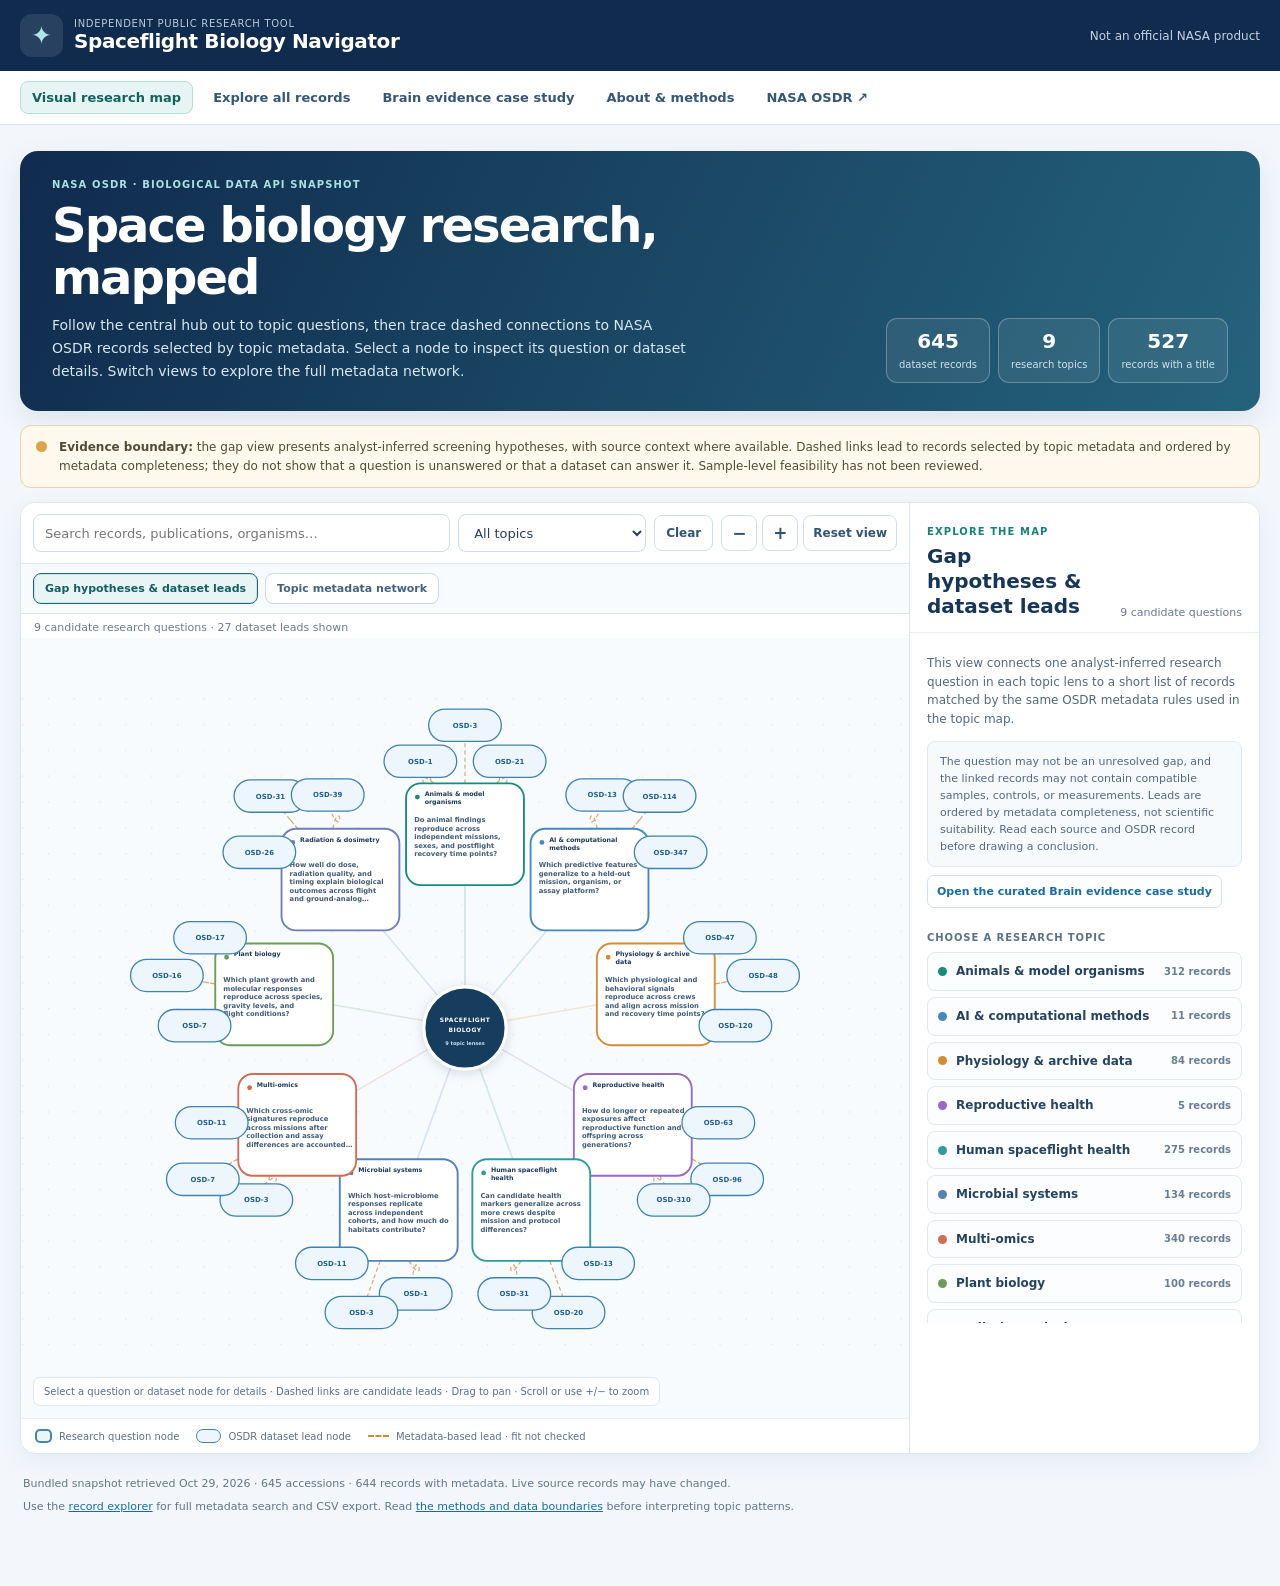
<file: web/index.html>
<!DOCTYPE html>
<html lang="en">
<head>
  <meta charset="utf-8">
  <meta name="viewport" content="width=device-width,initial-scale=1">
  <meta name="description" content="Explore candidate space-biology research questions and OSDR dataset leads, alongside an interactive topic metadata map.">
  <meta name="theme-color" content="#102b4d">
  <link rel="icon" type="image/svg+xml" href="favicon.svg">
  <link rel="stylesheet" href="map.css">
  <title>Spaceflight Biology Navigator | Interactive Research Map</title>
</head>
<body>
  <header class="siteHeader">
    <a class="brand" href="index.html" aria-label="Spaceflight Biology Navigator home"><span class="brandMark" aria-hidden="true">✦</span><span><small>Independent public research tool</small><strong>Spaceflight Biology Navigator</strong></span></a>
    <span class="officialNote">Not an official NASA product</span>
  </header>
  <nav class="projectNav" aria-label="Project navigation">
    <a class="active" href="index.html" aria-current="page">Visual research map</a>
    <a href="explorer.html">Explore all records</a>
    <a href="brain-pilot.html">Brain evidence case study</a>
    <a href="about.html">About &amp; methods</a>
    <a href="https://science.nasa.gov/biological-physical/data/osdr/" target="_blank" rel="noopener noreferrer">NASA OSDR ↗</a>
  </nav>
  <main class="pageWrap">
    <section class="hero">
      <div class="heroCopy">
        <div class="eyebrow">NASA OSDR · Biological Data API snapshot</div>
        <h1>Space biology research, mapped</h1>
        <p>Follow the central hub out to topic questions, then trace dashed connections to NASA OSDR records selected by topic metadata. Select a node to inspect its question or dataset details. Switch views to explore the full metadata network.</p>
      </div>
      <div class="heroMetrics" id="heroMetrics" aria-label="Snapshot summary"></div>
    </section>
    <section class="readingKey" aria-label="How to read this map">
      <span class="keyDot" aria-hidden="true"></span>
      <p><strong>Evidence boundary:</strong> the gap view presents analyst-inferred screening hypotheses, with source context where available. Dashed links lead to records selected by topic metadata and ordered by metadata completeness; they do not show that a question is unanswered or that a dataset can answer it. Sample-level feasibility has not been reviewed.</p>
    </section>
    <section class="workspace" aria-label="Interactive research map and details">
      <div class="mapColumn">
        <div class="toolbar">
          <label class="searchBox"><span class="visuallyHidden">Search the map</span><input id="mapSearch" type="search" placeholder="Search records, publications, organisms…" autocomplete="off"></label>
          <label class="topicSelectLabel"><span class="visuallyHidden">Focus a research topic</span><select id="topicSelect" aria-label="Focus a research topic"><option value="">All topics</option></select></label>
          <button type="button" class="controlButton" id="clearButton">Clear</button>
          <div class="zoomControls" aria-label="Map controls"><button type="button" id="zoomOut" aria-label="Zoom out">−</button><button type="button" id="zoomIn" aria-label="Zoom in">+</button><button type="button" id="zoomReset">Reset view</button></div>
        </div>
        <div class="mapModes" role="group" aria-label="Choose map view">
          <button type="button" class="mapModeButton active" id="gapModeButton" aria-pressed="true">Gap hypotheses &amp; dataset leads</button>
          <button type="button" class="mapModeButton" id="topicModeButton" aria-pressed="false">Topic metadata network</button>
        </div>
        <p class="mapStatus" id="mapStatus" aria-live="polite"></p>
        <div class="mapFrame" id="mapFrame">
          <svg id="atlasMap" viewBox="0 0 1100 820" role="group" aria-label="Gap hypotheses and candidate NASA OSDR dataset leads across nine research topics">
            <defs><pattern id="dotGrid" width="32" height="32" patternUnits="userSpaceOnUse"><circle cx="2" cy="2" r="1" fill="#dbe6f1"></circle></pattern></defs>
            <rect class="mapBackdrop" x="0" y="0" width="1100" height="820" fill="url(#dotGrid)"></rect>
            <g id="networkTransform"><g id="topicConnections"></g><g id="topicEdges"></g><g id="recordNodes"></g><g id="topicNodes"></g></g>
            <g id="gapTransform"><g id="gapConnections"></g><g id="gapNodes"></g></g>
          </svg>
          <div class="mapHint" id="mapHint">Select a question or dataset node for details · Dashed links are candidate leads · Drag to pan · Scroll or use +/− to zoom</div>
        </div>
        <div class="legend" id="mapLegend" aria-label="Map legend"><span><i class="legendGap"></i>Research question node</span><span><i class="legendRecord"></i>OSDR dataset lead node</span><span><i class="legendProposal"></i>Metadata-based lead · fit not checked</span></div>
      </div>
      <aside class="detailsPanel" aria-label="Map details">
        <div class="panelHeader"><div><span class="panelEyebrow">Explore the map</span><h2 id="detailTitle">All topics</h2></div><span class="panelCount" id="detailCount"></span></div>
        <div class="panelBody" id="detailBody" aria-live="polite"></div>
      </aside>
    </section>
    <footer class="pageFooter"><p id="snapshotNote"></p><p>Use the <a href="explorer.html">record explorer</a> for full metadata search and CSV export. Read <a href="about.html">the methods and data boundaries</a> before interpreting topic patterns.</p></footer>
  </main>
  <script src="data/catalog.js"></script>
  <script src="data/gap-hypotheses.js"></script>
  <script src="map.js"></script>
</body>
</html>
</file>
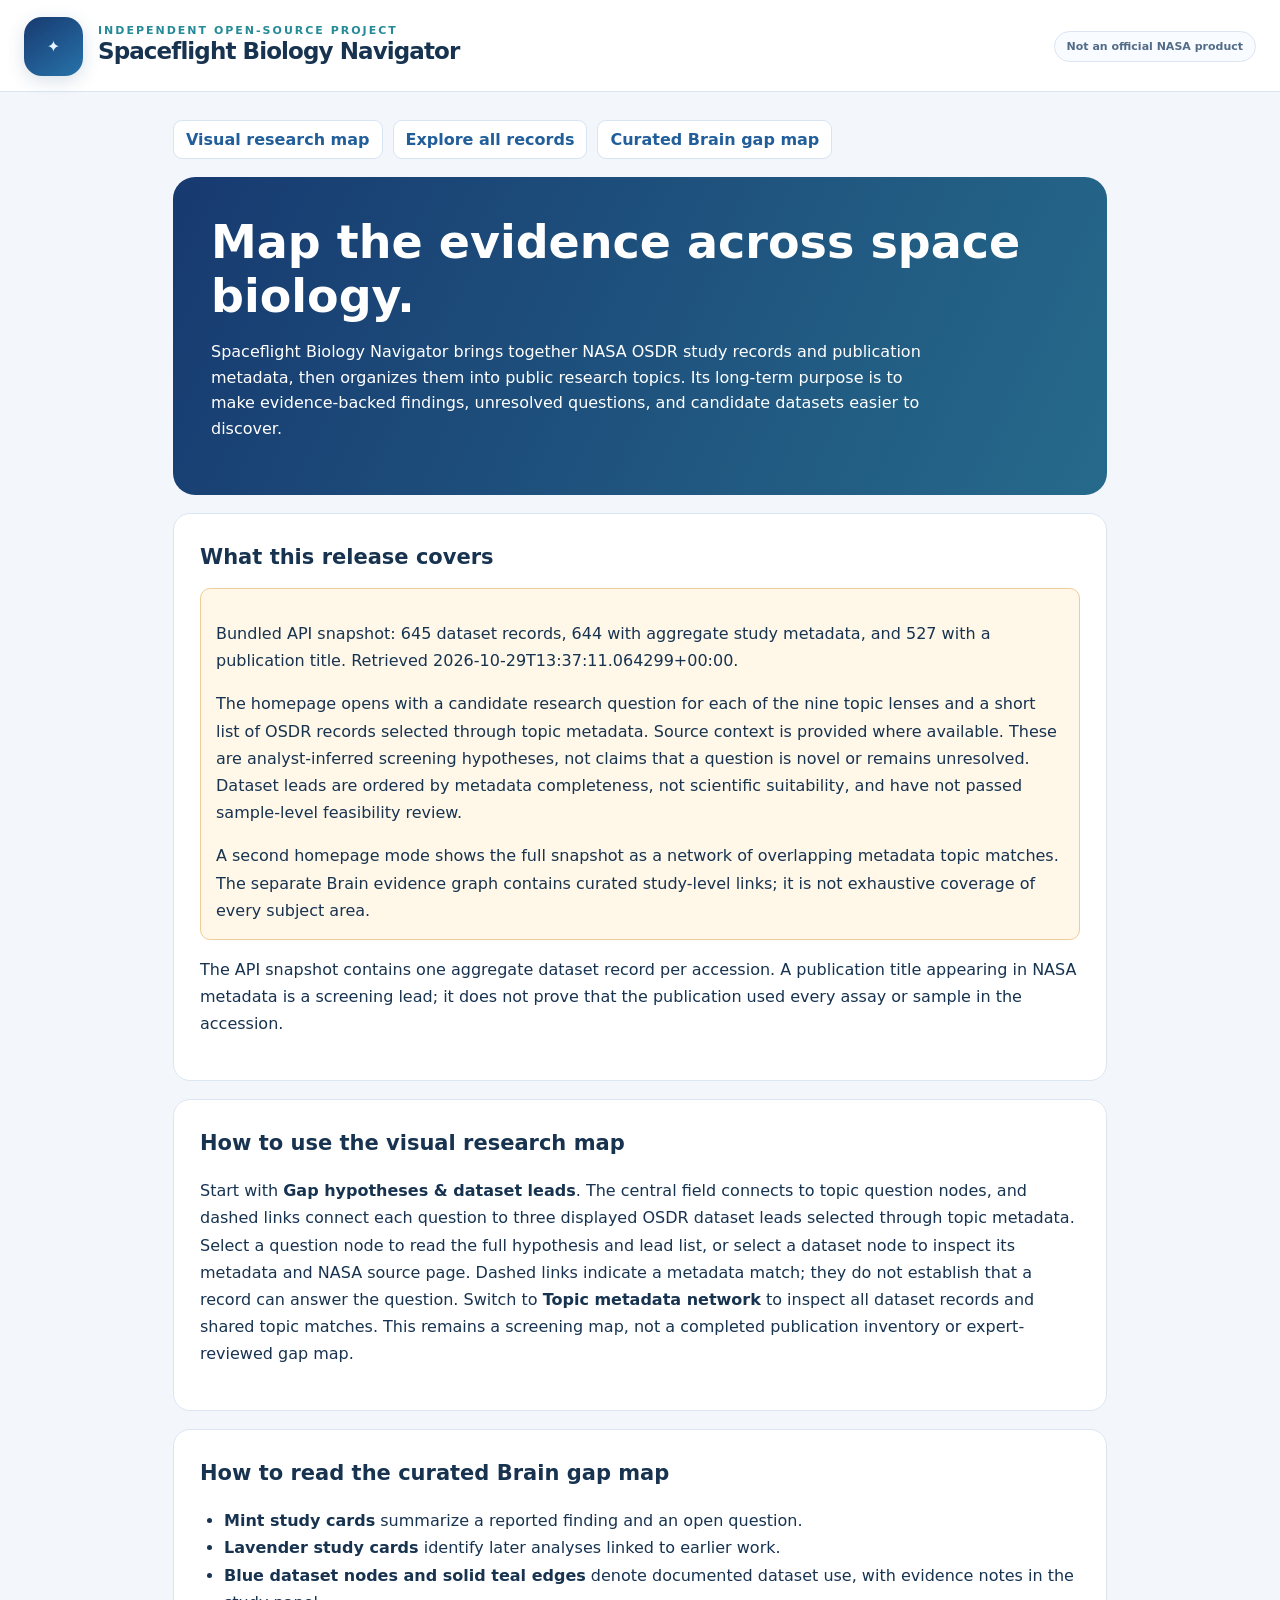
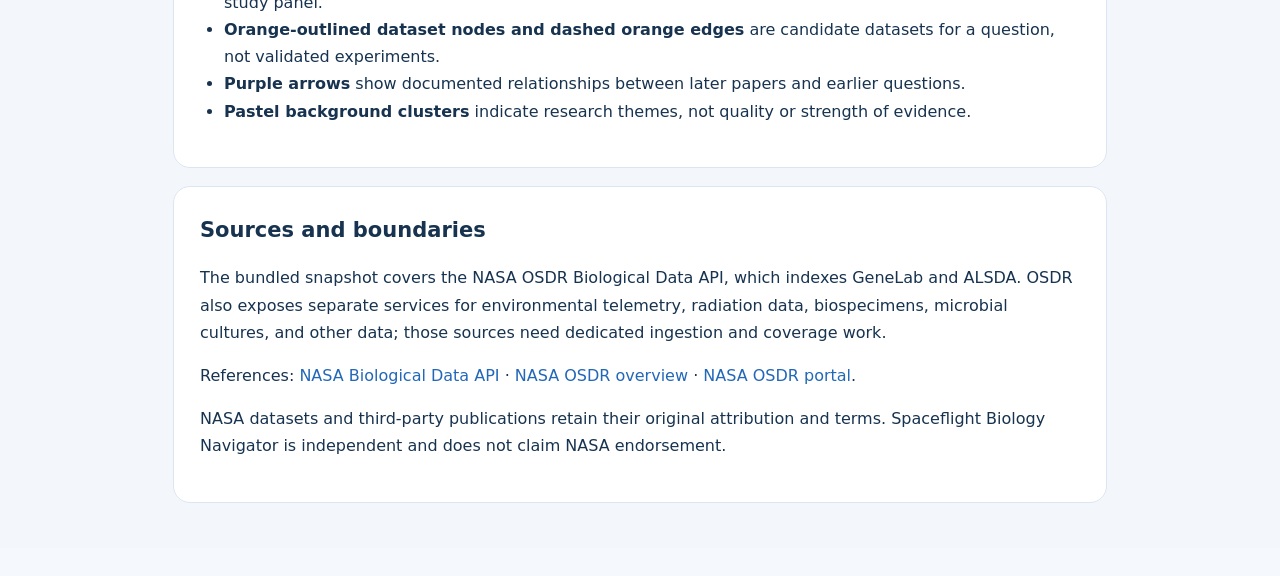
<file: web/about.html>
<!DOCTYPE html>
<html lang="en">
<head>
  <meta charset="utf-8">
  <meta name="viewport" content="width=device-width,initial-scale=1">
  <meta name="description" content="Public project scope, data coverage, evidence policy, and methods for Spaceflight Biology Navigator.">
  <link rel="icon" type="image/svg+xml" href="favicon.svg">
  <title>About Spaceflight Biology Navigator</title>
  <link rel="stylesheet" href="styles.css">
  <style>
    body{background:#f3f7fc}.aboutWrap{max-width:970px;margin:28px auto;padding:0 18px 45px}.aboutHero{padding:38px;background:linear-gradient(115deg,#173a70,#266a8b);color:white;border-radius:22px}.aboutHero h2{font-size:clamp(28px,5vw,46px);margin:0 0 9px}.aboutHero p{line-height:1.6;max-width:70ch}.aboutNav{display:flex;gap:10px;flex-wrap:wrap;margin:18px 0}.aboutNav a{background:#fff;border:1px solid #d8e4f1;border-radius:9px;padding:9px 12px;text-decoration:none;font-weight:650;color:#225e9a}.contentCard{background:white;border:1px solid #dce6f2;border-radius:17px;padding:26px;margin-top:18px;line-height:1.7}.contentCard h2{margin:0 0 12px;font-size:21px}.contentCard ul{padding-left:24px}.status{padding:15px;border:1px solid #edce9a;background:#fff7e8;border-radius:10px;overflow-wrap:anywhere}.status p:last-child{margin-bottom:0}
  </style>
</head>
<body>
  <header class="masthead"><div class="brand"><div class="mark" aria-hidden="true">✦</div><div><div class="eyebrow">Independent open-source project</div><h1 style="font-size:23px">Spaceflight Biology Navigator</h1></div></div><div class="identity">Not an official NASA product</div></header>
  <main class="aboutWrap">
    <nav class="aboutNav" aria-label="Project navigation"><a href="index.html">Visual research map</a><a href="explorer.html">Explore all records</a><a href="brain-pilot.html">Curated Brain gap map</a></nav>
    <section class="aboutHero"><h2>Map the evidence across space biology.</h2><p>Spaceflight Biology Navigator brings together NASA OSDR study records and publication metadata, then organizes them into public research topics. Its long-term purpose is to make evidence-backed findings, unresolved questions, and candidate datasets easier to discover.</p></section>
    <section class="contentCard"><h2>What this release covers</h2><div class="status"><p id="apiCoverage">Loading the bundled Biological Data API snapshot details…</p><p>The homepage opens with a candidate research question for each of the nine topic lenses and a short list of OSDR records selected through topic metadata. Source context is provided where available. These are analyst-inferred screening hypotheses, not claims that a question is novel or remains unresolved. Dataset leads are ordered by metadata completeness, not scientific suitability, and have not passed sample-level feasibility review.</p><p>A second homepage mode shows the full snapshot as a network of overlapping metadata topic matches. The separate Brain evidence graph contains curated study-level links; it is not exhaustive coverage of every subject area.</p></div><p>The API snapshot contains one aggregate dataset record per accession. A publication title appearing in NASA metadata is a screening lead; it does not prove that the publication used every assay or sample in the accession.</p></section>
    <section class="contentCard"><h2>How to use the visual research map</h2><p>Start with <strong>Gap hypotheses &amp; dataset leads</strong>. The central field connects to topic question nodes, and dashed links connect each question to three displayed OSDR dataset leads selected through topic metadata. Select a question node to read the full hypothesis and lead list, or select a dataset node to inspect its metadata and NASA source page. Dashed links indicate a metadata match; they do not establish that a record can answer the question. Switch to <strong>Topic metadata network</strong> to inspect all dataset records and shared topic matches. This remains a screening map, not a completed publication inventory or expert-reviewed gap map.</p></section>
    <section class="contentCard"><h2>How to read the curated Brain gap map</h2><ul><li><strong>Mint study cards</strong> summarize a reported finding and an open question.</li><li><strong>Lavender study cards</strong> identify later analyses linked to earlier work.</li><li><strong>Blue dataset nodes and solid teal edges</strong> denote documented dataset use, with evidence notes in the study panel.</li><li><strong>Orange-outlined dataset nodes and dashed orange edges</strong> are candidate datasets for a question, not validated experiments.</li><li><strong>Purple arrows</strong> show documented relationships between later papers and earlier questions.</li><li><strong>Pastel background clusters</strong> indicate research themes, not quality or strength of evidence.</li></ul></section>
    <section class="contentCard"><h2>Sources and boundaries</h2><p>The bundled snapshot covers the NASA OSDR Biological Data API, which indexes GeneLab and ALSDA. OSDR also exposes separate services for environmental telemetry, radiation data, biospecimens, microbial cultures, and other data; those sources need dedicated ingestion and coverage work.</p><p>References: <a href="https://visualization.osdr.nasa.gov/biodata/api/" target="_blank" rel="noopener noreferrer">NASA Biological Data API</a> · <a href="https://science.nasa.gov/biological-physical/data/osdr/" target="_blank" rel="noopener noreferrer">NASA OSDR overview</a> · <a href="https://visualization.osdr.nasa.gov/" target="_blank" rel="noopener noreferrer">NASA OSDR portal</a>.</p><p>NASA datasets and third-party publications retain their original attribution and terms. Spaceflight Biology Navigator is independent and does not claim NASA endorsement.</p></section>
  </main>
  <script src="data/catalog.js"></script>
  <script>
    const snapshot = window.SPACEBIO_CATALOG || {};
    const apiCount = Number(snapshot.total_ids_found || 0).toLocaleString();
    const metadataCount = Number(snapshot.metadata_record_count || 0).toLocaleString();
    const publicationCount = Number(snapshot.publication_title_count || 0).toLocaleString();
    document.querySelector('#apiCoverage').textContent = `Bundled API snapshot: ${apiCount} dataset records, ${metadataCount} with aggregate study metadata, and ${publicationCount} with a publication title. Retrieved ${snapshot.retrieved_utc || 'date unavailable'}.`;
  </script>
</body>
</html>
</file>
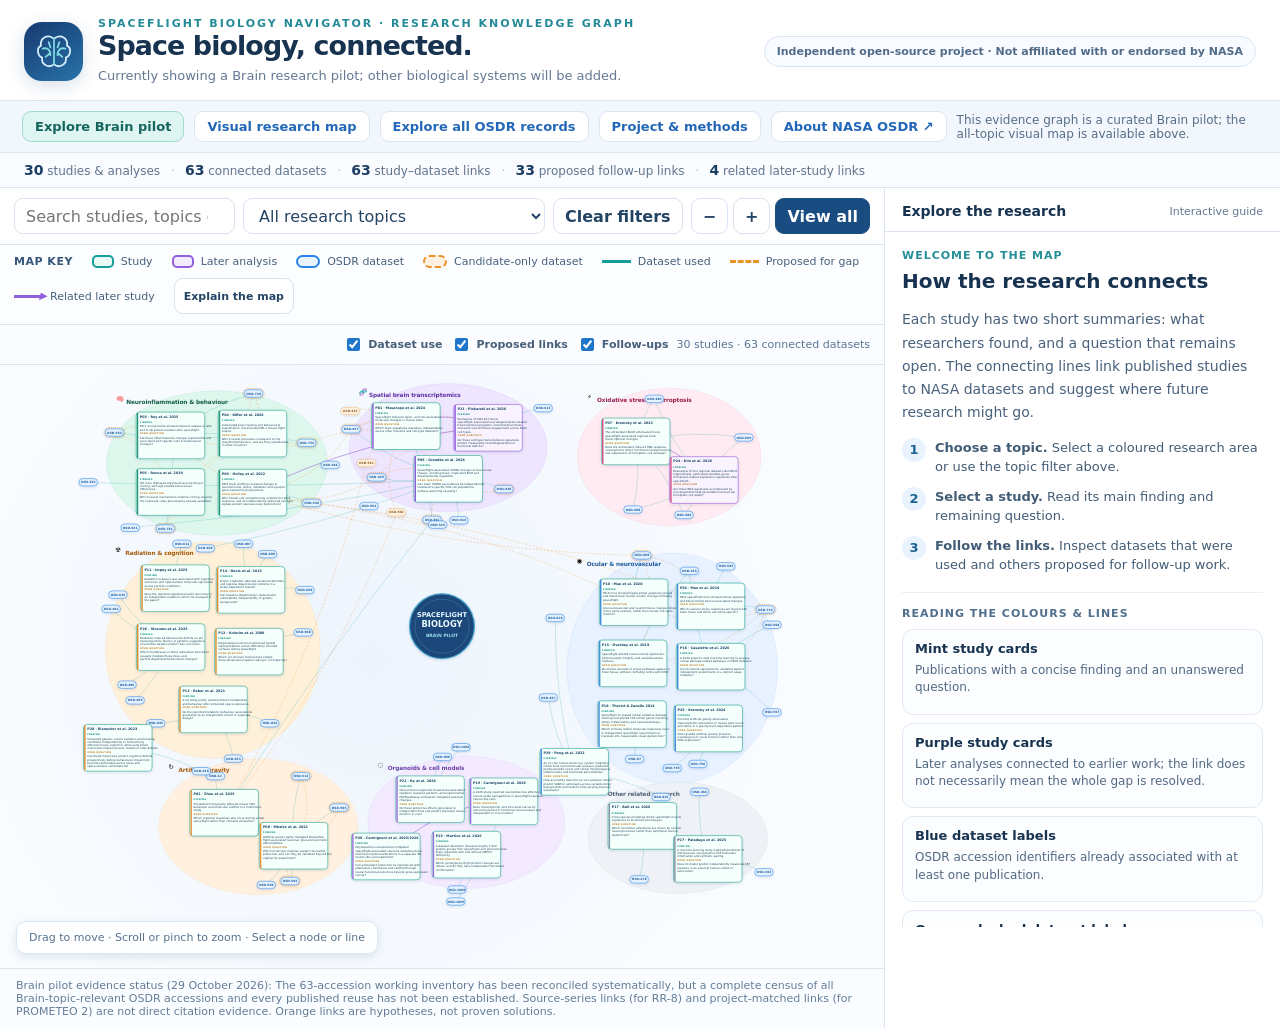
<file: web/brain-pilot.html>
<!DOCTYPE html>
<html lang="en"><head><meta charset="utf-8"><meta name="viewport" content="width=device-width,initial-scale=1">
<meta name="description" content="An independent, open-source research atlas connecting space biology findings, questions and NASA OSDR datasets.">
<link rel="icon" type="image/svg+xml" href="favicon.svg"><title>Spaceflight Biology Navigator | Space Biology Research Discovery</title>
<link rel="stylesheet" href="styles.css"></head><body>
<header class="masthead"><div class="brand"><div class="mark" aria-hidden="true"><svg viewBox="0 0 64 64" fill="none"><path d="M30 10c-9-6-22 0-20 13-8 4-6 17 2 20-2 12 12 19 20 11M34 10c9-6 22 0 20 13 8 4 6 17-2 20 2 12-12 19-20 11" stroke="#d6edff" stroke-width="3" stroke-linecap="round"/><path d="M32 10v44M13 28c10-3 13 5 13 11M51 28c-10-3-13 5-13 11M18 42l8-7M46 42l-8-7M23 17l3 9M41 17l-3 9" stroke="#7ed9e3" stroke-width="3" stroke-linecap="round"/></svg></div><div><div class="eyebrow">Spaceflight Biology Navigator · Research knowledge graph</div><h1>Space biology, connected.</h1><p id="scopeSummary">This page shows the curated Brain evidence-graph pilot. Explore the all-topic discovery map and full OSDR Biological Data API snapshot from the main navigation.</p></div></div><div class="identity">Independent open-source project · Not affiliated with or endorsed by NASA</div></header>
<nav class="projectNav" aria-label="Project navigation"><span id="scopeNavLabel" class="activeNav">Explore Brain pilot</span><a href="index.html">Visual research map</a><a href="explorer.html">Explore all OSDR records</a><a href="about.html">Project &amp; methods</a><a href="https://science.nasa.gov/biological-physical/data/osdr/" target="_blank" rel="noopener noreferrer">About NASA OSDR ↗</a><span class="navNote">This evidence graph is a curated Brain pilot; the all-topic visual map is available above.</span></nav>
<div class="statistics" id="stats"></div>
<div class="explorer"><div class="main">
<div class="topbar"><input class="control search" id="search" type="search" aria-label="Search studies and datasets" placeholder="Search studies, topics or OSD numbers…"><select class="control" id="theme" aria-label="Filter by research topic"><option value="all">All research topics</option></select><button class="toolbtn" id="clear">Clear filters</button><div class="fitControls"><button class="toolbtn" id="minus" title="Zoom out" aria-label="Zoom out">−</button><button class="toolbtn" id="plus" title="Zoom in" aria-label="Zoom in">+</button><button class="toolbtn primary" id="fit">View all</button></div></div>
<div class="legend" aria-label="Map legend"><strong>MAP KEY</strong><span class="legend-item"><i class="legend-symbol sym-card"></i>Study</span><span class="legend-item"><i class="legend-symbol sym-card sym-follow"></i>Later analysis</span><span class="legend-item"><i class="legend-symbol sym-pill"></i>OSDR dataset</span><span class="legend-item"><i class="legend-symbol sym-pill sym-candidate"></i>Candidate-only dataset</span><span class="legend-item"><i class="legend-symbol sym-line"></i>Dataset used</span><span class="legend-item"><i class="legend-symbol sym-line orange"></i>Proposed for gap</span><span class="legend-item"><i class="legend-symbol sym-line purple"></i>Related later study</span><button class="toolbtn" id="keyHelp" style="padding:5px 9px;font-size:11px">Explain the map</button></div>
<div class="topbar" style="background:#fafcff"><div class="toggles"><label><input id="usedToggle" type="checkbox" checked> Dataset use</label><label><input id="candToggle" type="checkbox" checked> Proposed links</label><label><input id="followToggle" type="checkbox" checked> Follow-ups</label></div><span class="filterStatus" id="status" aria-live="polite">Full network</span></div>
<div class="viewport" id="viewport"><svg id="map" role="img" aria-label="Interactive network map of Spaceflight Biology Navigator studies and datasets"><defs><pattern id="grid" width="40" height="40" patternUnits="userSpaceOnUse"><path d="M40 0H0V40" fill="none" stroke="#dae7f5" stroke-width="1"/></pattern><filter id="shadow" x="-30%" y="-30%" width="160%" height="180%"><feDropShadow dx="0" dy="5" stdDeviation="7" flood-color="#183a60" flood-opacity=".12"/></filter><marker id="purpleArrow" markerWidth="7" markerHeight="7" refX="6.5" refY="3.5" orient="auto"><path d="M0 0L7 3.5L0 7Z" fill="#8e58d6"/></marker></defs><g id="world"></g></svg><div class="overlay-help">Drag to move · Scroll or pinch to zoom · Select a node or line</div></div><div class="bottomNote" id="scopeNote"><strong>Brain pilot evidence status (29 October 2026):</strong> the 63-accession working inventory has been reconciled systematically, but a complete census of all Brain research topic-relevant OSDR accessions and every published reuse has not been established. Source-series links (for RR-8) and project-matched links (for PROMETEO 2) are not direct citation evidence. Orange links are hypotheses, not proven solutions.</div>
</div><aside class="panel" aria-label="Explore details"><div class="panelHead"><b id="panelTitle">How to explore</b><span id="panelTag">Guide</span></div><div id="detail" class="panelContent"></div></aside></div>
<script src="data/seed.js"></script>
<script src="app.js"></script></body></html>
</file>
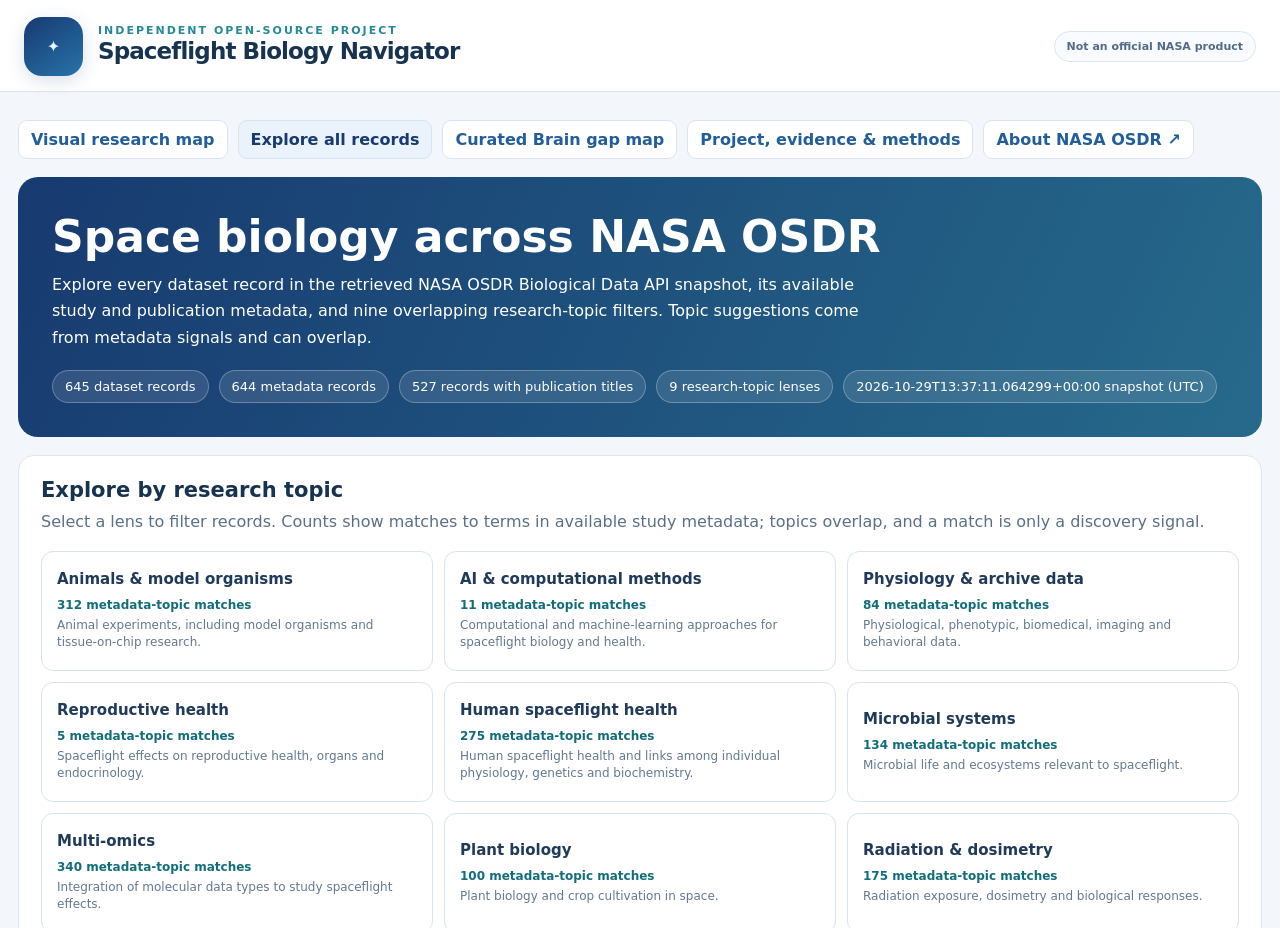
<file: web/catalog.html>
<!doctype html><html lang="en"><head><meta charset="utf-8"><meta http-equiv="refresh" content="0; url=explorer.html"><link rel="canonical" href="explorer.html"><title>All-record explorer | Spaceflight Biology Navigator</title></head><body><p><a href="explorer.html">Open the all-record explorer</a>.</p></body></html>
</file>
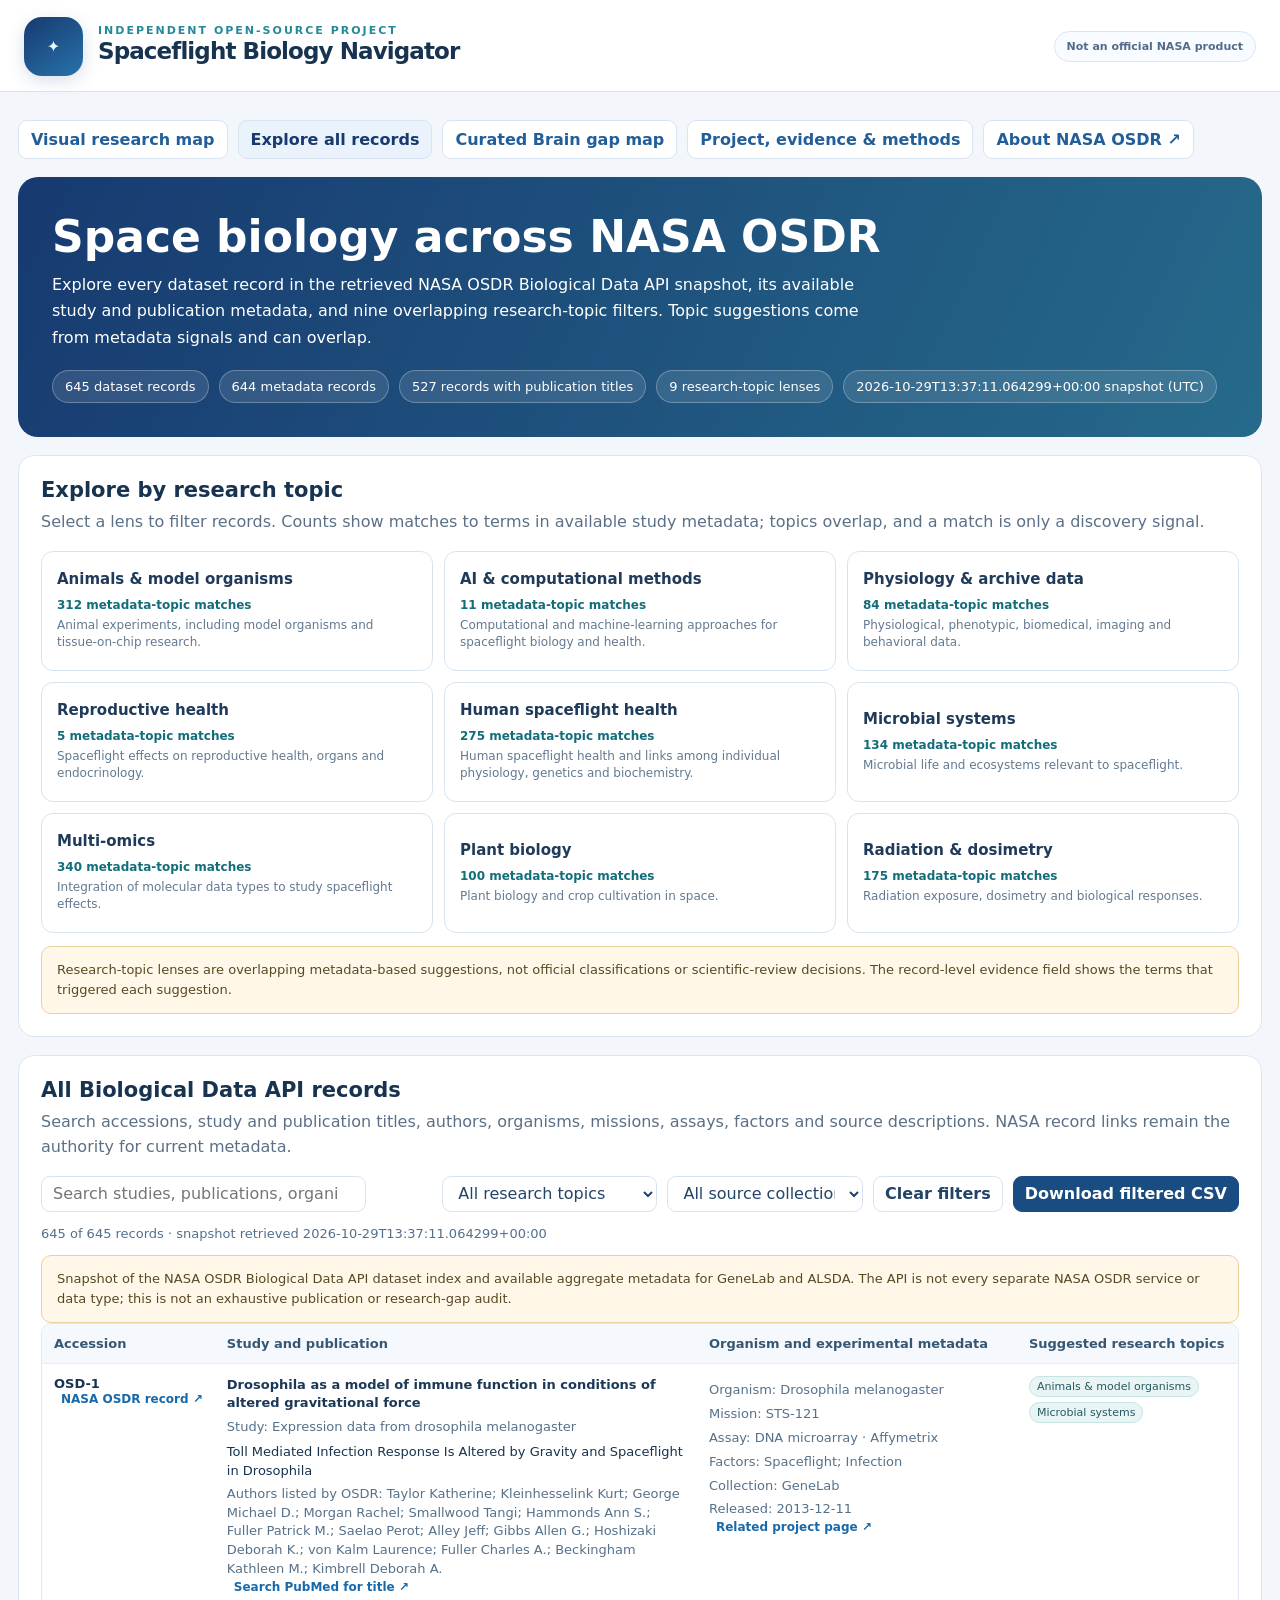
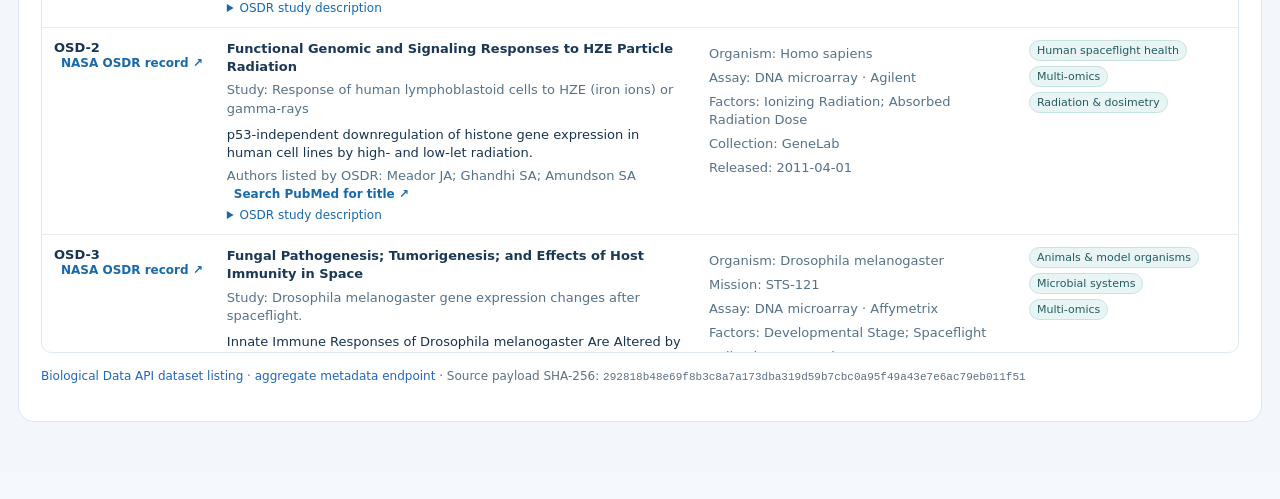
<file: web/explorer.html>
<!DOCTYPE html>
<html lang="en">
<head>
  <meta charset="utf-8">
  <meta name="viewport" content="width=device-width,initial-scale=1">
  <meta name="description" content="Explore public NASA OSDR biological research records across nine overlapping subject-topic filters.">
  <meta name="theme-color" content="#173a70">
  <link rel="icon" type="image/svg+xml" href="favicon.svg">
  <link rel="stylesheet" href="styles.css">
  <title>All-record Explorer | Spaceflight Biology Navigator</title>
  <style>
    body{background:#f3f7fc}.atlasWrap{max-width:1320px;margin:28px auto;padding:0 18px 50px}.atlasHero{padding:34px;background:linear-gradient(115deg,#173a70,#266a8b);color:#fff;border-radius:20px}.atlasHero h2{font-size:clamp(27px,5vw,44px);margin:0 0 10px}.atlasHero p{line-height:1.65;max-width:82ch;margin:0}.atlasHero .heroStats{display:flex;gap:10px;flex-wrap:wrap;margin-top:19px}.heroStat{padding:8px 12px;border-radius:999px;background:#ffffff1c;border:1px solid #ffffff46;font-size:13px}.atlasNav{display:flex;gap:10px;align-items:center;flex-wrap:wrap;margin:18px 0}.atlasNav a,.atlasNav span{background:#fff;border:1px solid #d8e4f1;border-radius:9px;padding:9px 12px;text-decoration:none;font-weight:650;color:#225e9a}.atlasNav .active{background:#eaf2fc;color:#173a70}.sectionCard{background:#fff;border:1px solid #dce6f2;border-radius:16px;padding:22px;margin-top:18px}.sectionCard h2{margin:0 0 8px;font-size:21px}.sectionIntro{color:#5b7086;line-height:1.55;margin:0 0 16px}.topicGrid{display:grid;grid-template-columns:repeat(3,minmax(0,1fr));gap:11px}.topicCard{display:block;text-align:left;background:#fff;border:1px solid #d7e4f0;border-radius:12px;padding:15px;cursor:pointer;color:#203b59;min-height:120px}.topicCard:hover,.topicCard:focus-visible{border-color:#3c8dc2;box-shadow:0 3px 14px #1e548822;outline:none}.topicName{font-weight:750;font-size:15px;line-height:1.3}.topicCount{font-size:12px;color:#126d7b;font-weight:700;margin-top:8px}.topicDescription{font-size:12px;color:#627990;line-height:1.45;margin-top:5px}.notice{margin-top:13px;padding:13px 15px;border:1px solid #e9d19d;background:#fff8e9;border-radius:10px;line-height:1.55;color:#584823;font-size:13px}.controls{display:grid;grid-template-columns:minmax(240px,1fr) minmax(190px,.55fr) minmax(180px,.5fr) auto auto;gap:10px;align-items:center}.controls input,.controls select{min-width:0}.catalogStatus{color:#54708c;font-size:13px;margin:14px 0}.tableWrap{overflow:auto;max-height:70vh;border:1px solid #e0e8f1;border-radius:10px}.catalogTable{width:100%;border-collapse:collapse;font-size:13px}.catalogTable th,.catalogTable td{text-align:left;padding:12px;border-bottom:1px solid #e7edf4;vertical-align:top}.catalogTable thead th{position:sticky;top:0;background:#f5f9fe;color:#355774;z-index:1;white-space:nowrap}.catalogTable tbody th{min-width:110px;white-space:nowrap}.catalogTable a{color:#1769aa;font-weight:650}.recordTitle{font-weight:700;color:#1b3857;line-height:1.4}.pubTitle{margin-top:7px;line-height:1.4}.metadataLine{margin-top:5px;line-height:1.45;color:#56718a}.topicList{display:flex;flex-wrap:wrap;gap:5px;min-width:135px}.topicBadge{display:inline-block;background:#e9f4f4;border:1px solid #c6e2e3;border-radius:999px;padding:3px 7px;font-size:11px;color:#245b62;white-space:normal}.noTopic{color:#8291a1;font-size:12px;line-height:1.4}.recordDetails{margin-top:7px}.recordDetails summary{color:#1769aa;cursor:pointer;font-size:12px}.recordDescription{margin-top:6px;color:#536d85;line-height:1.5;white-space:normal;max-width:70ch}.catalogEmpty{padding:22px;color:#637a91;text-align:center}.catalogFoot{font-size:12px;color:#5b7086;line-height:1.6;margin-top:14px;overflow-wrap:anywhere}.catalogFoot code{font-size:11px}.smallLink{font-size:12px;margin-left:7px}@media(max-width:920px){.topicGrid{grid-template-columns:repeat(2,minmax(0,1fr))}.controls{grid-template-columns:1fr 1fr}.controls input{grid-column:1/-1}}@media(max-width:560px){.topicGrid{grid-template-columns:1fr}.atlasHero{padding:24px}.controls{grid-template-columns:1fr}.controls input{grid-column:auto}.sectionCard{padding:16px}.catalogTable th,.catalogTable td{padding:9px}}
  </style>
</head>
<body>
  <header class="masthead">
    <div class="brand"><div class="mark" aria-hidden="true">✦</div><div><div class="eyebrow">Independent open-source project</div><h1 style="font-size:23px">Spaceflight Biology Navigator</h1></div></div>
    <div class="identity">Not an official NASA product</div>
  </header>
  <main class="atlasWrap">
    <nav class="atlasNav" aria-label="Project navigation">
      <a href="index.html">Visual research map</a><span class="active">Explore all records</span>
      <a href="brain-pilot.html">Curated Brain gap map</a>
      <a href="about.html">Project, evidence &amp; methods</a>
      <a href="https://science.nasa.gov/biological-physical/data/osdr/" target="_blank" rel="noopener noreferrer">About NASA OSDR ↗</a>
    </nav>
    <section class="atlasHero">
      <h2>Space biology across NASA OSDR</h2>
      <p>Explore every dataset record in the retrieved NASA OSDR Biological Data API snapshot, its available study and publication metadata, and nine overlapping research-topic filters. Topic suggestions come from metadata signals and can overlap.</p>
      <div id="heroStats" class="heroStats" aria-live="polite"></div>
    </section>
    <section class="sectionCard" aria-labelledby="topicHeading">
      <h2 id="topicHeading">Explore by research topic</h2>
      <p class="sectionIntro">Select a lens to filter records. Counts show matches to terms in available study metadata; topics overlap, and a match is only a discovery signal.</p>
      <div id="topicCards" class="topicGrid"></div>
      <div id="topicNote" class="notice"></div>
    </section>
    <section class="sectionCard" aria-labelledby="catalogHeading">
      <h2 id="catalogHeading">All Biological Data API records</h2>
      <p class="sectionIntro">Search accessions, study and publication titles, authors, organisms, missions, assays, factors and source descriptions. NASA record links remain the authority for current metadata.</p>
      <div class="controls">
        <input id="catalogSearch" class="control search" type="search" aria-label="Search all OSDR biological dataset metadata" placeholder="Search studies, publications, organisms, missions…">
        <select id="topicFilter" class="control" aria-label="Filter by research-topic lens"><option value="all">All research topics</option></select>
        <select id="sourceFilter" class="control" aria-label="Filter by catalog source"><option value="all">All source collections</option></select>
        <button id="catalogClear" class="toolbtn">Clear filters</button>
        <button id="catalogDownload" class="toolbtn primary">Download filtered CSV</button>
      </div>
      <p id="catalogStatus" class="catalogStatus" aria-live="polite"></p>
      <div id="catalogMessage" class="notice" hidden></div>
      <div class="tableWrap">
        <table class="catalogTable">
          <thead><tr><th scope="col">Accession</th><th scope="col">Study and publication</th><th scope="col">Organism and experimental metadata</th><th scope="col">Suggested research topics</th></tr></thead>
          <tbody id="catalogRows"></tbody>
        </table>
        <div id="catalogEmpty" class="catalogEmpty" hidden>No records match these filters.</div>
      </div>
      <p id="catalogSource" class="catalogFoot"></p>
    </section>
  </main>
  <script src="data/seed.js"></script>
  <script src="data/catalog.js"></script>
  <script src="catalog-app.js"></script>
</body>
</html>
</file>
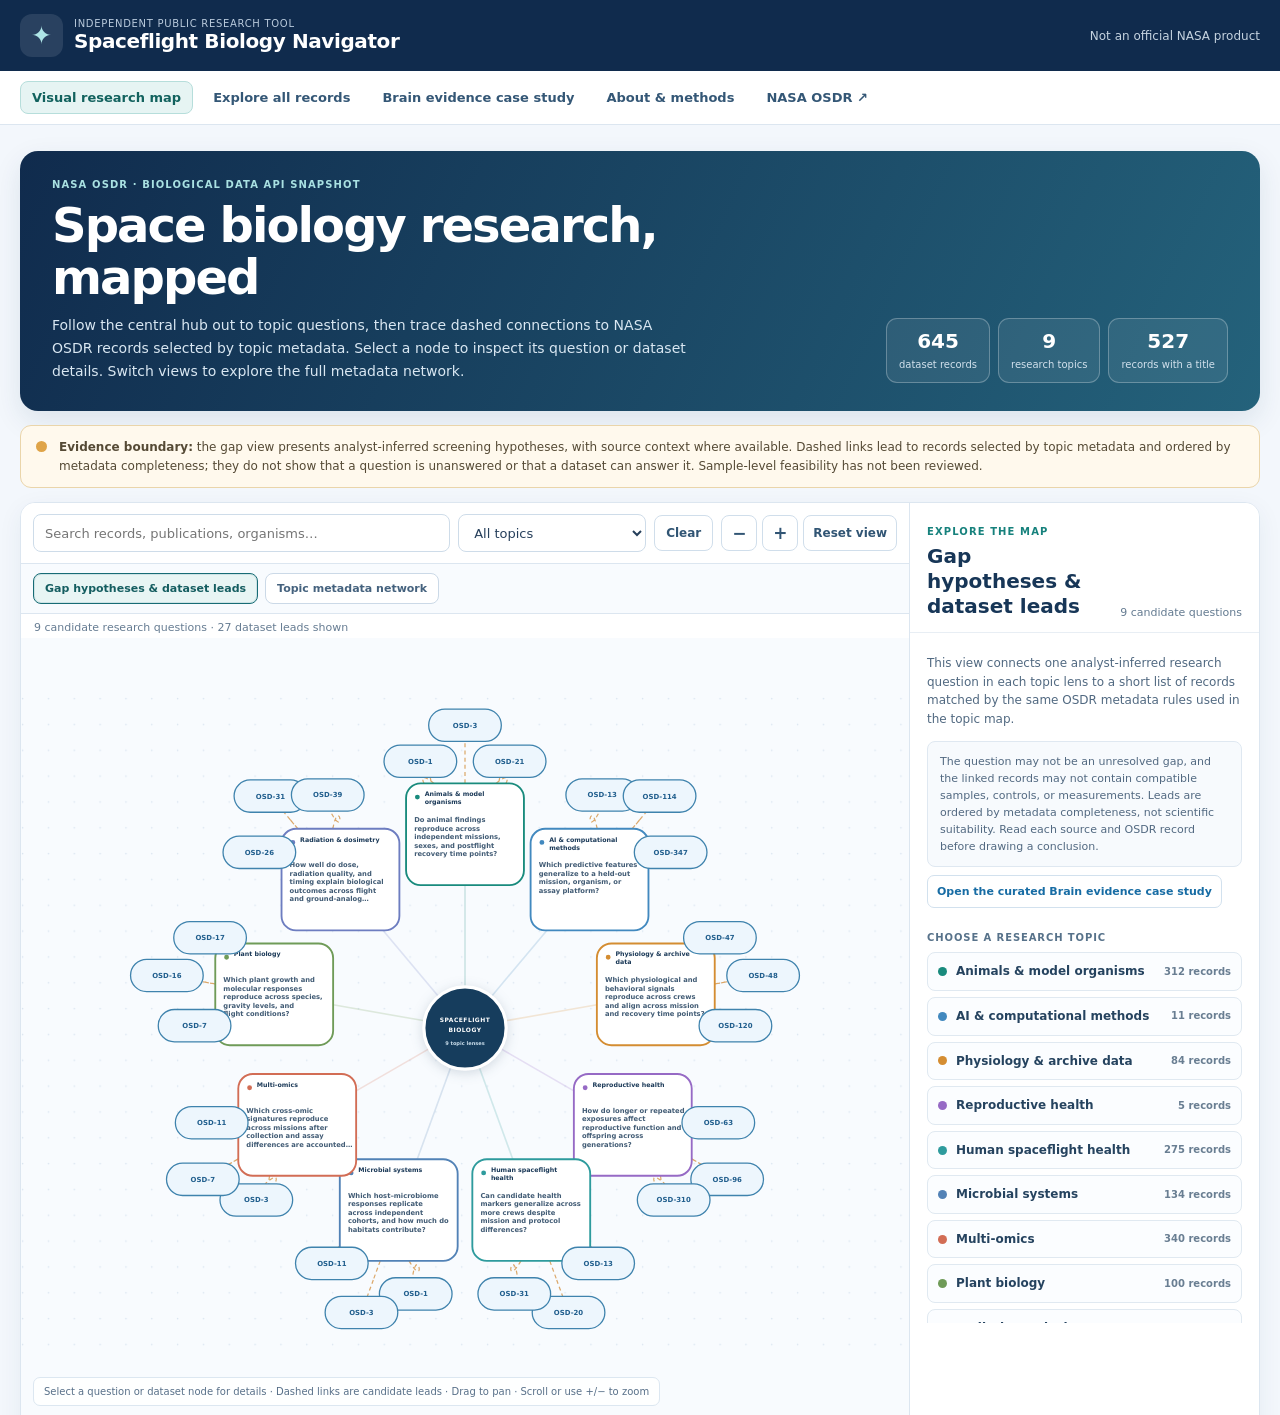
<file: web/research-map.html>
<!doctype html><html lang="en"><head><meta charset="utf-8"><meta http-equiv="refresh" content="0; url=index.html"><link rel="canonical" href="index.html"><title>Visual research map | Spaceflight Biology Navigator</title></head><body><p><a href="index.html">Open the visual research map</a>.</p></body></html>
</file>
<file: web/map.css>
:root{color-scheme:light;--navy:#102b4d;--ink:#1d3652;--muted:#62768c;--line:#dce6f0;--paper:#fff;--wash:#f3f7fc;--teal:#168b87;--blue:#236caa;--gold:#d69032;font-family:Inter,ui-sans-serif,system-ui,-apple-system,"Segoe UI",sans-serif}*{box-sizing:border-box}body{margin:0;background:var(--wash);color:var(--ink)}a{color:#176ca4}.siteHeader{background:#102b4d;color:#fff;padding:14px max(20px,calc((100% - 1530px)/2));display:flex;align-items:center;justify-content:space-between;gap:20px}.brand{display:flex;align-items:center;gap:11px;color:white;text-decoration:none}.brandMark{display:grid;place-items:center;width:43px;height:43px;border-radius:12px;background:#ffffff1b;color:#aee5e7;font-size:25px}.brand small{display:block;color:#b9cadc;font-size:10px;letter-spacing:.07em;text-transform:uppercase}.brand strong{display:block;font-size:20px;letter-spacing:-.02em}.officialNote{font-size:12px;color:#c5d3e0}.projectNav{display:flex;align-items:center;flex-wrap:wrap;gap:8px;padding:10px max(20px,calc((100% - 1530px)/2));background:#fff;border-bottom:1px solid var(--line)}.projectNav a{color:#345776;text-decoration:none;font-size:13px;font-weight:700;padding:8px 11px;border:1px solid transparent;border-radius:8px}.projectNav a:hover,.projectNav a:focus-visible{background:#f1f7fc;border-color:#d7e5f1}.projectNav a.active{background:#e6f4f3;border-color:#b6dedb;color:#12625e}.pageWrap{max-width:1530px;margin:26px auto;padding:0 20px 40px}.hero{display:flex;justify-content:space-between;gap:26px;align-items:flex-end;padding:28px 32px;border-radius:18px;background:linear-gradient(115deg,#102b4d,#24627b);color:white;box-shadow:0 10px 28px #16395a1a}.heroCopy{max-width:760px}.eyebrow,.panelEyebrow{font-size:10px;letter-spacing:.11em;text-transform:uppercase;font-weight:800}.eyebrow{color:#a9e1e2}.hero h1{font-size:clamp(30px,4.4vw,48px);line-height:1.08;letter-spacing:-.04em;margin:10px 0}.hero p{max-width:72ch;font-size:14px;line-height:1.65;color:#d9e7f2;margin:0}.heroMetrics{display:flex;gap:8px;justify-content:flex-end;flex-wrap:wrap;min-width:220px}.metric{display:block;min-width:89px;text-align:center;padding:10px 12px;border:1px solid #ffffff44;border-radius:11px;background:#ffffff13}.metric strong{display:block;font-size:20px;color:#fff}.metric span{font-size:10px;color:#d2e1ed}.readingKey{display:flex;align-items:flex-start;gap:12px;margin:14px 0;padding:12px 15px;border:1px solid #ead5aa;background:#fff9ed;border-radius:11px;color:#554a35}.readingKey p{margin:0;font-size:12px;line-height:1.55}.keyDot{flex:0 0 auto;width:11px;height:11px;margin-top:3px;border-radius:50%;background:#dfa448}.workspace{display:grid;grid-template-columns:minmax(0,1fr) 350px;align-items:stretch;border:1px solid var(--line);border-radius:15px;overflow:hidden;background:white;box-shadow:0 7px 24px #193b6010}.mapColumn{min-width:0}.toolbar{display:flex;gap:8px;align-items:center;flex-wrap:wrap;padding:11px 12px;border-bottom:1px solid var(--line);background:#fff}.searchBox{flex:1 1 250px}.searchBox input,.topicSelectLabel select{width:100%;height:38px;border:1px solid #cedce9;border-radius:8px;background:white;color:#263f5b;padding:0 11px;font:inherit;font-size:13px}.topicSelectLabel{width:188px}.controlButton,.zoomControls button{height:36px;border:1px solid #d0deeb;border-radius:8px;background:#fff;color:#315574;font:inherit;font-weight:700;font-size:12px;padding:0 11px;cursor:pointer}.controlButton:hover,.zoomControls button:hover{background:#f3f8fc;border-color:#94b4cf}.zoomControls{display:flex;gap:5px;align-items:center}.zoomControls button{min-width:36px;padding:0 9px}.zoomControls button:first-child,.zoomControls button:nth-child(2){font-size:17px}.mapStatus{margin:0;padding:7px 13px 0;color:#667c92;font-size:11px;min-height:24px}.mapFrame{height:min(68vw,780px);min-height:530px;position:relative;overflow:hidden;background:#f8fbfe}#atlasMap{display:block;width:100%;height:100%;touch-action:none;cursor:grab;user-select:none}#atlasMap.dragging{cursor:grabbing}.mapHint{position:absolute;bottom:12px;left:12px;padding:8px 10px;border:1px solid #dce7f1;border-radius:7px;background:#ffffffed;color:#587089;font-size:10px;pointer-events:none}.topicNode,.recordNode,.overlapLink{cursor:pointer}.topicNode:focus,.overlapLink:focus{outline:none}.topicNode:focus .topicBubble,.topicNode:hover .topicBubble{stroke:#e09a38;stroke-width:4}.topicBubble{fill:#fff;stroke-width:4}.topicGlyph{font-size:22px;text-anchor:middle;dominant-baseline:central;pointer-events:none}.topicCountSvg{font-size:12px;font-weight:850;text-anchor:middle;fill:#284765;pointer-events:none}.topicNameSvg{font-size:12px;font-weight:800;fill:#1c3652;pointer-events:none}.topicEdge{fill:none;stroke-width:1.15;opacity:.12;pointer-events:none}.topicConnection{fill:none;stroke:#8aa3bc;pointer-events:none}.connectionLabel{font-size:10px;font-weight:800;text-anchor:middle;dominant-baseline:central;fill:#3d5872;paint-order:stroke;stroke:#f8fbfe;stroke-width:4px;pointer-events:none}.recordDot{stroke:white;stroke-width:1.5;opacity:.78}.recordNode:hover .recordDot,.recordNode:focus .recordDot{stroke:#0c2d4b;stroke-width:2.8;opacity:1}.recordNode.selected .recordDot{stroke:#f2a33d;stroke-width:3.2;opacity:1}.recordNode.dimmed{opacity:.08}.recordNode.highlighted{opacity:1}.legend{display:flex;gap:9px 17px;flex-wrap:wrap;padding:10px 14px;color:#5b7188;border-top:1px solid #edf1f6;font-size:10px}.legend span{display:inline-flex;align-items:center;gap:7px}.legend i{display:inline-block;flex:0 0 auto}.legendTopic{width:13px;height:13px;border:3px solid #25877e;border-radius:50%}.legendRecord{width:9px;height:9px;border-radius:50%;background:#4b8ac0}.legendLine{width:20px;border-top:2px solid #6288ad}.legendOverlap{width:20px;border-top:2px dashed #9aaec1}.detailsPanel{min-width:0;border-left:1px solid var(--line);display:flex;flex-direction:column;background:#fff}.panelHeader{padding:17px 17px 13px;border-bottom:1px solid #e8eef4;display:flex;align-items:flex-end;justify-content:space-between;gap:12px}.panelEyebrow{color:#16817c}.panelHeader h2{font-size:20px;line-height:1.25;margin:5px 0 0;color:#173657}.panelCount{font-size:11px;color:#637a90;text-align:right;white-space:nowrap}.panelBody{padding:15px 17px 19px;overflow:auto;max-height:calc(100vh - 210px);line-height:1.55;font-size:12px}.panelBody p{margin:6px 0 12px;color:#516981}.panelBody h3{font-size:10px;letter-spacing:.09em;text-transform:uppercase;color:#57728a;margin:19px 0 7px}.topicIndex{display:grid;gap:6px}.topicChoice,.resultChoice,.overlapLink{width:100%;text-align:left;font:inherit;color:#25435f;border:1px solid #e0e9f1;border-radius:8px;background:#fbfdff;padding:9px 10px;cursor:pointer}.topicChoice{display:grid;grid-template-columns:10px 1fr auto;gap:8px;align-items:center;font-weight:700}.topicChoice:hover,.resultChoice:hover,.overlapLink:hover{border-color:#9cbdd6;background:#f5faff}.topicSwatch{height:9px;width:9px;border-radius:50%}.topicChoice small{font-weight:600;color:#697e92}.promptBox{padding:12px 13px;border-left:3px solid #d79a40;border-radius:5px;background:#fff8ed;color:#485a6d;font-size:12px;line-height:1.55}.overlapList{display:grid;gap:6px}.overlapLink{display:flex;justify-content:space-between;align-items:center;gap:8px;font-size:11px}.overlapLink strong{color:#176e74}.resultList{display:grid;gap:6px}.resultChoice{display:block}.resultChoice strong{display:block;font-size:11px;color:#1b5f91}.resultChoice span{display:block;margin-top:2px;font-size:11px;line-height:1.4;color:#526981}.resultChoice small{display:block;margin-top:4px;font-size:10px;color:#71869a}.detailSource{display:inline-block;margin:8px 5px 3px 0;padding:7px 9px;border:1px solid #d2e1ee;border-radius:7px;background:#fff;text-decoration:none;font-size:11px;font-weight:750}.noticeBox{padding:11px 12px;border:1px solid #dfe8f1;border-radius:8px;background:#f7fafd;color:#526981;font-size:11px;line-height:1.55}.noResults{padding:14px;border:1px dashed #d1dfeb;border-radius:8px;color:#6b8094;text-align:center}.snapshotLine{color:#698096!important;font-size:10px}.pageFooter{padding:16px 3px 0;color:#60768b;font-size:11px;line-height:1.6}.pageFooter p{margin:5px 0}.visuallyHidden{position:absolute;width:1px;height:1px;padding:0;margin:-1px;overflow:hidden;clip:rect(0,0,0,0);white-space:nowrap;border:0}@media(max-width:1100px){.workspace{grid-template-columns:minmax(0,1fr) 320px}.hero{align-items:flex-start;flex-direction:column}.heroMetrics{justify-content:flex-start}.mapFrame{height:650px}}@media(max-width:820px){.siteHeader{padding:12px 15px}.projectNav{padding:8px 12px;gap:4px}.projectNav a{font-size:11px;padding:7px 8px}.pageWrap{margin:17px auto;padding:0 12px 28px}.workspace{grid-template-columns:1fr}.detailsPanel{border-left:0;border-top:1px solid var(--line)}.panelBody{max-height:none}.mapFrame{height:620px;min-height:480px}.toolbar{gap:6px}.searchBox{flex-basis:100%}.topicSelectLabel{flex:1;width:auto}.hero{padding:23px}.heroMetrics{min-width:0}}@media(max-width:480px){.officialNote{font-size:10px}.brandMark{width:37px;height:37px}.brand strong{font-size:17px}.projectNav{gap:3px}.projectNav a{padding:6px;font-size:10px}.hero h1{font-size:32px}.hero p{font-size:13px}.metric{min-width:78px;padding:8px}.metric strong{font-size:17px}.mapFrame{height:520px;min-height:450px}.mapHint{font-size:9px;max-width:calc(100% - 24px)}.toolbar{padding:9px}.zoomControls button{padding:0 7px}.controlButton{padding:0 9px}.panelHeader{padding:14px}.panelBody{padding:13px 14px 17px}}

.mapModes{display:flex;gap:7px;padding:9px 12px;border-bottom:1px solid var(--line);background:#f8fbfe}.mapModeButton{border:1px solid #cbd9e7;border-radius:8px;background:#fff;color:#45627e;padding:8px 11px;font:inherit;font-size:11px;font-weight:750;cursor:pointer}.mapModeButton:hover,.mapModeButton:focus-visible{border-color:#83a9c8;background:#f1f8fc}.mapModeButton.active{border-color:#176c75;background:#e8f5f4;color:#145d60;box-shadow:inset 0 0 0 1px #176c7520}
.gapClusterBackdrop{fill:#f5f8fc;stroke:#dce6f0;stroke-width:1}.gapQuestion{cursor:pointer}.gapQuestion:focus{outline:none}.gapQuestionCard{fill:#fff;stroke-width:2}.gapQuestion:hover .gapQuestionCard,.gapQuestion:focus .gapQuestionCard{stroke-width:3;filter:drop-shadow(0 2px 3px #234b681c)}.gapTopicTitle{font-size:10.5px;font-weight:850;fill:#1d3b59}.gapProvenance{font-size:7px;font-weight:800;letter-spacing:.04em;fill:#75899c}.gapQuestionText{font-size:9px;font-weight:620;fill:#425c75}.gapBadge{stroke:#fff;stroke-width:2}.gapEdge{fill:none;stroke:#d18b37;stroke-width:1.5;stroke-dasharray:5 4;opacity:.75;pointer-events:none}.gapCandidate{cursor:pointer}.gapCandidate:focus{outline:none}.gapCandidateCard{fill:#fff;stroke:#d8e3ed;stroke-width:1}.gapCandidate:hover .gapCandidateCard,.gapCandidate:focus .gapCandidateCard{fill:#fff9ef;stroke:#ce8a32;stroke-width:2}.gapAccession{font-size:8.5px;font-weight:850;fill:#17639a}.gapCandidateTitle{font-size:8px;font-weight:700;fill:#334e68}.gapCandidateMeta{font-size:7px;fill:#71859a}.gapEmpty{font-size:9px;fill:#74889b}.legendGap{width:13px;height:13px;border:2px solid #4588a0;background:#eaf6f6;transform:rotate(45deg);border-radius:3px}.legendProposal{width:21px;border-top:2px dashed #d18b37}.gapHypothesisPanel{padding:12px 13px;border-left:3px solid #28818a;border-radius:5px;background:#eef8f7;color:#294a60;font-size:12px;font-weight:750;line-height:1.55}.leadRow{display:grid;grid-template-columns:minmax(0,1fr) auto;align-items:center;gap:5px;margin:6px 0}.leadRow .resultChoice{min-width:0}.leadRow .detailSource{margin:0;padding:6px;font-size:9px;white-space:nowrap}.mapModes+.mapStatus{padding-top:7px}
.gapCandidate.selected .gapCandidateCard{fill:#fff5e3;stroke:#d58d31;stroke-width:2.5}
.gapSpoke{fill:none;stroke-width:2;opacity:.2;pointer-events:none}
.gapQuestionCard{fill:#fff;stroke-width:2.3}
.gapQuestion.selected .gapQuestionCard{fill:#fff7e8;stroke:#d58d31;stroke-width:3.2;filter:drop-shadow(0 3px 5px #233f5b24)}
.gapQuestion:hover .gapQuestionCard{filter:drop-shadow(0 3px 5px #233f5b24)}
.gapTopicTitle{font-size:7.8px}
.gapQuestionText{font-size:8.4px}
.gapCandidateCard{fill:#edf6fd;stroke:#3f83ad;stroke-width:1.6}
.gapCandidate:hover .gapCandidateCard,.gapCandidate:focus .gapCandidateCard{fill:#fff8ec;stroke:#ce8a32;stroke-width:2}
.gapAccession{font-size:8.6px;text-anchor:middle;fill:#205e8d}
.gapCoreCircle{fill:#163d5d;stroke:#fff;stroke-width:4;filter:drop-shadow(0 3px 7px #1836522b)}
.gapCoreTitle{font-size:7.4px;font-weight:900;letter-spacing:.08em;text-anchor:middle;fill:#fff}
.gapCoreMeta{font-size:6.3px;font-weight:650;text-anchor:middle;fill:#c7dbe9}
.legendGap{width:17px;height:14px;border:2px solid #4588a0;background:#eaf6f6;transform:none;border-radius:5px}
.legendRecord{width:25px;height:14px;border:1px solid #4383ad;border-radius:50px;background:#edf6fd}
</file>
<file: web/styles.css>
:root{--bg:#f5f8fd;--ink:#173350;--muted:#647892;--line:#dbe5f2;--blue:#2984e9;--teal:#159e9a;--orange:#eb9026;--purple:#8256cd;--panel:#fff}
*{box-sizing:border-box}html,body{margin:0;min-height:100%;background:var(--bg);font-family:Inter,ui-sans-serif,system-ui,-apple-system,Segoe UI,Arial,sans-serif;color:var(--ink)}button,input,select{font:inherit}button{cursor:pointer}button:focus-visible,input:focus-visible,select:focus-visible,[tabindex]:focus-visible{outline:3px solid #f29b2f;outline-offset:2px}
a{color:#2267b8;text-decoration:none}a:hover{text-decoration:underline}
.masthead{background:#fff;border-bottom:1px solid var(--line);padding:17px 24px 15px;display:flex;gap:18px;align-items:center;justify-content:space-between}
.brand{display:flex;gap:15px;align-items:center;min-width:0}.mark{width:59px;height:59px;border-radius:18px;background:linear-gradient(145deg,#173a70,#2773aa);color:#e9f6ff;display:grid;place-items:center;box-shadow:0 5px 18px #1a477e2a;flex:none}
.mark svg{width:38px;height:38px}.eyebrow{font-size:11px;text-transform:uppercase;letter-spacing:2px;font-weight:850;color:#258a97}.masthead h1{font-size:clamp(20px,2.1vw,29px);letter-spacing:-.9px;margin:1px 0 4px;line-height:1.15}.masthead p{font-size:13px;color:var(--muted);margin:0;line-height:1.5;max-width:720px}
.identity{font-size:11px;font-weight:750;color:#526b87;border:1px solid var(--line);border-radius:999px;padding:8px 12px;white-space:nowrap;background:#f8fbff}
.statistics{display:flex;align-items:center;gap:10px;flex-wrap:wrap;padding:9px 24px;background:#f9fbfe;border-bottom:1px solid var(--line)}.stat{font-size:12px;color:#61758e}.stat b{color:#1b3d64;font-size:14px}.stat:not(:last-child)::after{content:'·';color:#afbed0;margin-left:11px}
.explorer{display:grid;grid-template-columns:minmax(0,1fr) 395px;min-height:calc(100vh - 169px)}.main{min-width:0;display:flex;flex-direction:column;border-right:1px solid var(--line)}
.topbar{display:flex;gap:8px;align-items:center;flex-wrap:wrap;padding:10px 14px;background:white;border-bottom:1px solid var(--line)}.search{min-width:190px;flex:1;max-width:325px}.control{height:36px;border-radius:9px;border:1px solid #d8e3f1;background:#fff;color:#244465;padding:0 11px;min-width:0}.control:hover,.toolbtn:hover{border-color:#91b9de;background:#f5faff}.toolbtn{min-height:36px;border:1px solid #d8e3f1;padding:7px 11px;background:white;border-radius:9px;color:#244465;font-weight:700}.toolbtn.primary{background:#194c80;color:#fff;border-color:#194c80}.toolbtn.primary:hover{background:#27629a}.toggles{display:flex;gap:9px;align-items:center;flex-wrap:wrap;margin-left:auto}.toggles label{font-size:11px;font-weight:800;display:flex;gap:5px;align-items:center;color:#465f7a;white-space:nowrap}.toggles input{accent-color:#1d76ca}
.legend{background:#fcfdff;border-bottom:1px solid var(--line);padding:10px 14px;display:flex;gap:10px 19px;flex-wrap:wrap;align-items:center}.legend strong{font-size:11px;color:#365779;letter-spacing:.5px}.legend-item{display:inline-flex;gap:7px;align-items:center;font-size:11px;color:#47617c;white-space:nowrap}.legend-symbol{display:inline-flex;align-items:center;justify-content:center;flex:none}.sym-card{width:22px;height:13px;border:2px solid #159e9a;border-radius:5px;background:#e7faf5}.sym-follow{border-color:#9160df;background:#f3ebff}.sym-pill{width:24px;height:13px;border:2px solid #2984e9;border-radius:12px;background:#e9f4ff}.sym-candidate{border:2px dashed #eb9026;background:#fff1e2}.sym-line{width:29px;height:0;border-top:3px solid #159e9a}.sym-line.orange{border-top:3px dashed #eb9026}.sym-line.purple{border-color:#9160df;position:relative}.sym-line.purple::after{content:'▶';position:absolute;top:-8px;right:-4px;color:#9160df;font-size:10px}
.viewport{height:clamp(480px,67vh,900px);position:relative;overflow:hidden;background:radial-gradient(circle at 42% 49%,#edf4fc,#f9fcff 70%)}svg#map{display:block;width:100%;height:100%;touch-action:none;user-select:none;cursor:grab}svg#map.is-panning{cursor:grabbing}.overlay-help{position:absolute;bottom:14px;left:16px;pointer-events:none;border:1px solid #dae8f4;background:#ffffffed;border-radius:10px;padding:9px 12px;font-size:11px;color:#57728e;box-shadow:0 3px 10px #183e6420}
.panel{background:#fff;min-width:0;border-left:0;display:flex;flex-direction:column}.panelHead{padding:15px 17px 12px;border-bottom:1px solid var(--line);display:flex;align-items:center;justify-content:space-between}.panelHead b{font-size:14px}.panelHead span{font-size:11px;color:var(--muted)}.panelContent{padding:17px;overflow-y:auto;max-height:calc(100vh - 205px);font-size:13px}.lead{font-size:14px;line-height:1.65;color:#48617c}.callout{background:#f5faff;border:1px solid #dbe9f7;padding:14px;border-radius:13px;margin-bottom:12px}.callout.orange{background:#fff8ed;border-color:#f3dfc2}.small{font-size:12px;color:#61758d;line-height:1.55}.section{border-top:1px solid #e9eff6;padding-top:14px;margin-top:17px}.section h3{font-size:11px;text-transform:uppercase;letter-spacing:1px;color:#506f8d;margin:0 0 9px}.title{font-size:20px;line-height:1.3;font-weight:830;margin:6px 0}.overline{font-size:11px;text-transform:uppercase;letter-spacing:1px;color:#268f96;font-weight:800}.text{font-size:13px;line-height:1.55}.box{border-radius:12px;padding:12px 13px;border:1px solid #dce8f3;margin:9px 0}.box.finding{background:#edfaf6;border-color:#bfe7db}.box.gap{background:#fff6e9;border-color:#f6d6a6}.box .cap{font-size:10px;font-weight:850;letter-spacing:1px;text-transform:uppercase;color:#52758a;margin-bottom:7px}.item{border:1px solid #e1eaf5;border-radius:11px;padding:11px 12px;margin:8px 0;background:#fbfdff}.item strong{font-size:13px}.item p{margin:6px 0;color:#526984;font-size:12px;line-height:1.45}.pill{display:inline-flex;align-items:center;gap:5px;background:#f0f5fc;border:1px solid #dae7f4;color:#315674;border-radius:50px;padding:4px 9px;font-size:11px;font-weight:750;margin:0 5px 5px 0}.pill.violet{background:#f4edff;border-color:#d9c8fb;color:#7550ac}.pill.orange{background:#fff4e6;border-color:#f2d5aa;color:#966019}.btnLink{display:inline-block;border-radius:9px;border:1px solid #d3e2f0;background:#fff;padding:8px 10px;font-size:12px;font-weight:700;margin-top:7px}.connect{border-left:3px solid #925bd7;padding-left:11px;margin:10px 0}.muted{color:#667c94}.introsteps{display:grid;gap:10px}.introsteps > div{display:grid;grid-template-columns:25px 1fr;gap:8px;font-size:13px;line-height:1.5;color:#425c75}.introsteps span{display:grid;place-items:center;width:24px;height:24px;border-radius:50%;color:#1b6393;background:#e9f3fd;font-weight:850}.meta{font-size:11px;line-height:1.55;color:#627b96}.bottomNote{padding:10px 16px;font-size:11px;color:#647c96;background:#fafdff;border-top:1px solid #dbe5f2}.node,.edge-hit{cursor:pointer}.node.selected .study-outline,.node.selected .dataset-shape{stroke:#0d3d68;stroke-width:4.8}.node:focus .study-outline,.node:focus .dataset-shape{stroke:#f29b2f;stroke-width:5}.node.dimmed,.edge.dimmed,.cluster.dimmed{opacity:.10!important}.edge.active{opacity:1!important;stroke-width:4.2!important}.node.hovered{filter:drop-shadow(0px 0px 9px #2d81c055)}.edge-hit{stroke:transparent;stroke-width:16;fill:none}.edge-hit:hover+.edge{opacity:.9!important}.badgeText{pointer-events:none}.node text{pointer-events:none}.fitControls{display:flex;gap:5px}.filterStatus{font-size:11px;color:#597593;white-space:nowrap}
@media(max-width:1100px){.explorer{grid-template-columns:minmax(0,1fr) 345px}.masthead{padding:14px 18px}.statistics{padding:8px 18px}.topbar{padding:10px}}
@media(max-width:800px){.masthead{flex-direction:column;align-items:flex-start;gap:10px}.mark{height:48px;width:48px}.mark svg{width:31px;height:31px}.identity{white-space:normal}.explorer{display:block}.main{border-right:0}.viewport{height:clamp(420px,61vh,650px)}.panel{border-top:1px solid var(--line)}.panelContent{max-height:none;min-height:280px}.statistics{gap:4px}.stat{font-size:11px}.legend{gap:8px 12px;padding:9px}.legend-item{font-size:10px}.search{max-width:none;flex:1 1 100%}.toggles{margin-left:0}.overlay-help{bottom:10px;left:10px;font-size:10px}.topbar{gap:6px}}
@media print{.masthead,.statistics,.topbar,.legend,.panel,.bottomNote,.overlay-help{display:none!important}.explorer{display:block}.viewport{height:95vh}}

/* cross-topic project navigation added around the pre-existing interactive brain pilot. */
.projectNav{display:flex;align-items:center;flex-wrap:wrap;gap:10px;padding:10px 22px;background:#f1f7fd;border-bottom:1px solid var(--line);font-size:13px}
.projectNav a,.activeNav{display:inline-flex;padding:7px 12px;border-radius:9px;background:#fff;border:1px solid var(--line);font-weight:750;text-decoration:none}
.projectNav .activeNav{background:#dff5f1;color:#14655e;border-color:#a1dbd1}
.navNote{color:#596d86;font-size:12px;flex:1;min-width:210px}
@media(max-width:700px){.projectNav{padding:9px 13px}.navNote{min-width:100%}}
</file>
